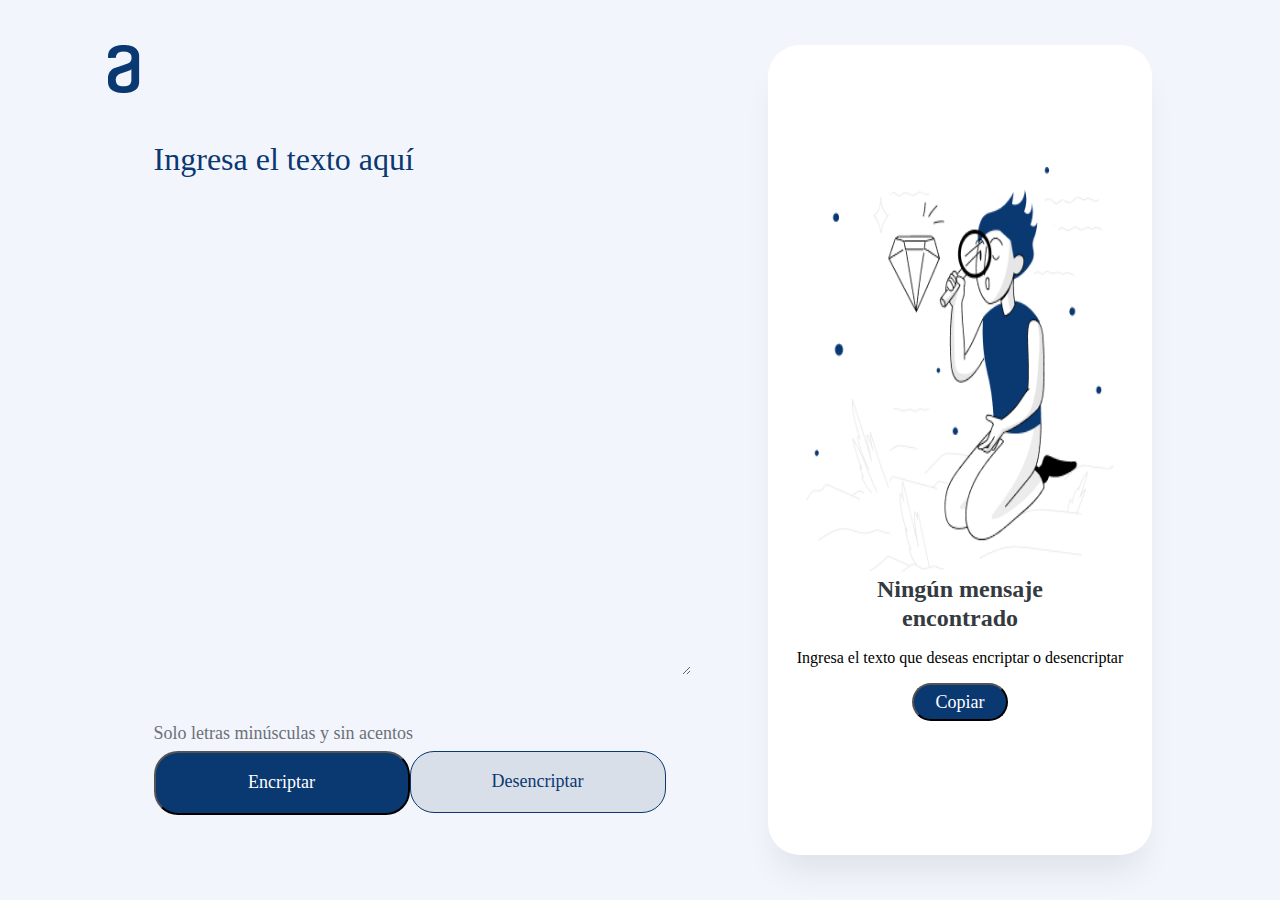
<file: index.html>
<!DOCTYPE html>
<html lang="en">
    <head>
        <meta charset="UTF-8">
        <meta http-equiv="X-UA-Compatible" content="IE=edge">
        <meta name="viewport" content="width=device-width, initial-scale=1.0">
        <title>Encriptador de Texto</title>
        <link rel="shortcut icon" href="img/icono.png" type="image/x-icon">
        <link rel="stylesheet" href="style.css">
    </head>

    <body>
        <div class="container">
            <div class="logo">
                <img src="img/Logo.png" id="a">
            </div>

            <div class="encriptar">
                <textarea name="text" class="texto" id="texto" cols="30" rows="10" placeholder="Ingresa el texto aquí"></textarea>
                <div class="terminos">
                    <p>Solo letras minúsculas y sin acentos</p>
                </div>
                <div class="botones">
                    <button class="btn-encriptar" type="button" onclick="encriptar()">Encriptar</button>
                    <input type="button" class="btn-desencriptar" value="Desencriptar" onclick="desencriptar()">
                </div>
            </div>
                    
            <div class="encriptado">
                <img src="img/Muñeco.png" id="munheco">
                <div class="mensaje-encriptado" id="mensaje-encriptado">
                    <h2 id="titulo-mensaje">Ningún mensaje encontrado</h2>
                    <p id="parrafo">Ingresa el texto que deseas encriptar o desencriptar</p>
                    <button class="btn-copiar" type="button">Copiar</button>
                </div>
            </div>
        </div>    
    </body>
    <script src="index.js"></script>
</html>
</file>
<file: style.css>
* {
    margin: 0;
    padding: 0;
}

.container {
    position: relative;
    width: 100vw;
    height: 100vh;
    background: #f3f5fc;
}

.texto {
    position: absolute;
    width: 42%;
    height: 60%;
    left: 12%;
    top: 15%;
    border: none;
    font-family: "Inter";
    font-style: normal;
    font-weight: 400;
    font-size: 32px;
    line-height: 150%;
    background-color: #f3f5fc;
}

.texto::placeholder{
    color: #0a3871;
}
.texto:focus, .texto:active {
    border: none;
    outline: none;
}

.terminos {
    display: flex;
    flex-direction: row;
    align-items: center;
    padding: 0px;
    gap: 8px;
    position: absolute;
    width: 80%;
    left: 12%;
    top: 80%;
}

.terminos p {
    font-family: "Inter";
    font-style: normal;
    font-weight: 400;
    font-size: 18px;
    line-height: 150%;
    color: #495057;
    opacity: 0.8;
    flex: none;
    order: 1;
    flex-grow: 0;
}

.botones {
    display: flex;
    flex-direction: row;
    align-items: flex-start;
    padding: 1% 0;
    position: absolute;
    width: 80%;
    left: 12%;
    top: 82%;
}

.btn-encriptar {
    align-items: center;
    justify-content: center;
    padding: 2%;
    gap: 8px;
    width: 25%;
    background-color: #0a3871;
    border-radius: 24px;
    font-family: "Inter";
    font-size: 18px;
    line-height: 19px;
    text-align: center;
    color: #ffff;
}

.btn-desencriptar {
    box-sizing: border-box;
    display: flex;
    flex-direction: row;
    align-items: flex-start;
    justify-content: center;
    padding: 2%;
    gap: 8px;
    width: 25%;
    background: #d8dfe8;
    border: 1px solid #0a3871;
    border-radius: 24px;
    font-family: "Inter";
    font-weight: 400;
    font-size: 18px;
    line-height: 19px;
    text-align: center;
    color: #0a3871;
}

.btn-copiar {
    align-items: center;
    justify-content: center;
    padding: 2%;
    gap: 8px;
    width: 25%;
    background-color: #0a3871;
    border-radius: 24px;
    font-family: "Inter";
    font-size: 18px;
    line-height: 19px;
    text-align: center;
    color: #ffff;
}

.btn-desencriptar:hover, .btn-encriptar:hover, .btn-copiar:hover {
    margin: 0.3%;
    width: 24.5%;
    padding: 1.8%;
}

.encriptado {
    display: flex;
    justify-content: center;
    position: absolute;
    width: 30%;
    height: 90%;
    left: 60%;
    top: 5%;
    background: #ffff;
    box-shadow: 0px 24px 32px -8px rgba(0, 0, 0, 0.08);
    border-radius: 32px;
}

.mensaje-encriptado{
    display: flex;
    flex-direction: column;
    align-items: center;
    justify-content: center;
    padding: 1%;
    gap: 16px;
    position: absolute;
    width: 100%;
    top: 65%;
    text-align: center;

}

.mensaje-encriptado h2 {
    width: 60%;
    font-family: "Inter";
    font-style: normal;
    font-weight: 700;
    font-size: 24px;
    line-height: 120%;
    text-align: center;
    color: #343a40;
}

.mensaje-encriptado p2 {
    width: 80%;
    font-family: "Inter";
    font-style: normal;
    font-weight: 400;
    font-size: 16px;
    line-height: 150%;
    text-align: center;
    color: #495057;
}

.logo {
    position: absolute;
    top: 5%;
    left: 5%;

}

.encriptado img {
    position: absolute;
    width: 80%;
    height: 50%;
    top: 15%;
}

/* Responsive design */
@media (max-width: 57.5em) {
    .containter{
        display: flex;
        flex-direction: row;
    }
    .encriptar {
        width: 100%;
    }
    .texto {
        width: 80%;
        height: 60%;
        left: 10%;
        top: 5%;
    }
    .terminos{
        width: 80%;
        left: 10%;
        top: 67%;
    }
    .terminos p{
        font-size: 16px;
    }
    .botones {
        width: 80%;
        left: 10%;
        top: 70%;
    }
    .btn-encriptar, .btn-desencriptar, .btn-copiar {
        width: 48%;
        border-radius: 16px;
    }
    .btn-encriptar:hover, .btn-desencriptar:hover, .btn-copiar:hover {
        margin: 0.3%;
        width: 47.5%;
        padding: 1.8%;
    }
    .encriptado {
        width: 80%;
        height: 15%;
        left: 10%;
        top: 80%;
    }
    .mensaje-encriptado {
        width: 100%;
        top: 5%;
    }
    .encriptado img {
        top: 0;
        display: none;
        visibility: hidden;
    }

}
</file>
